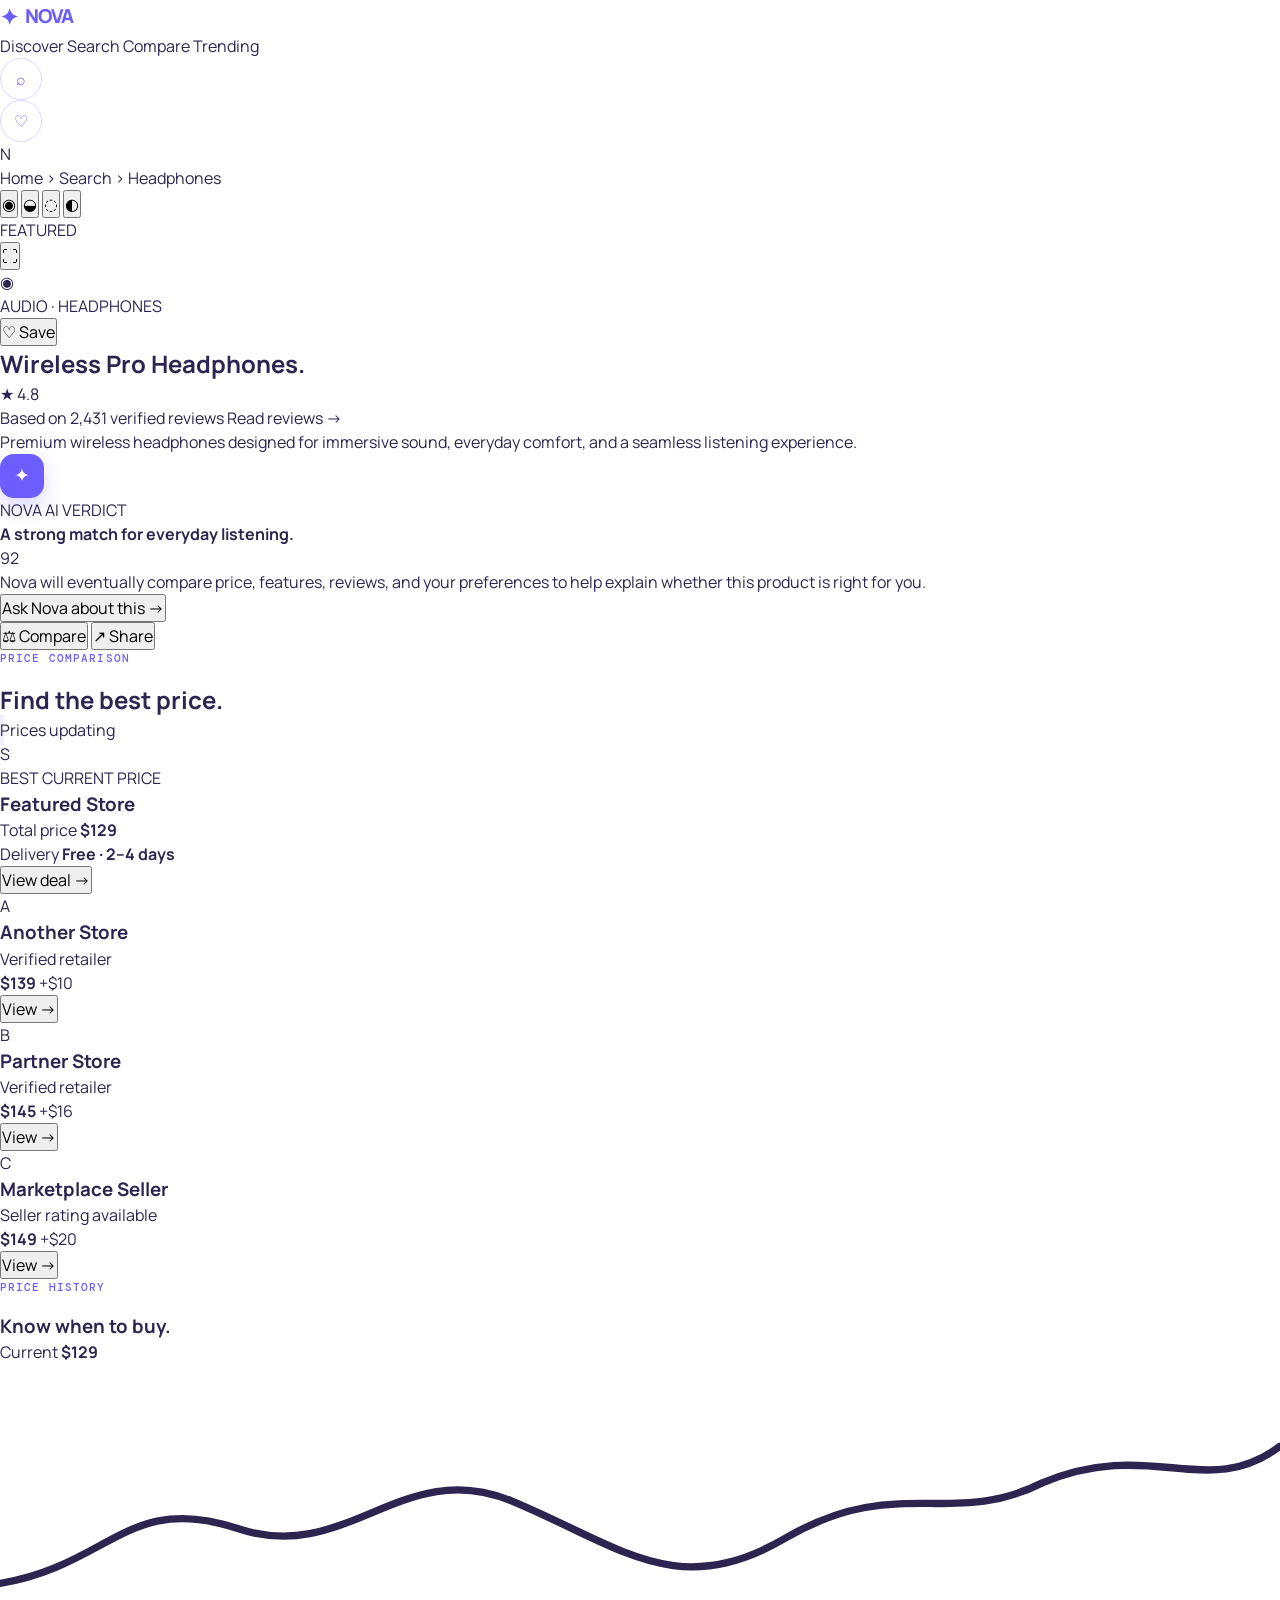
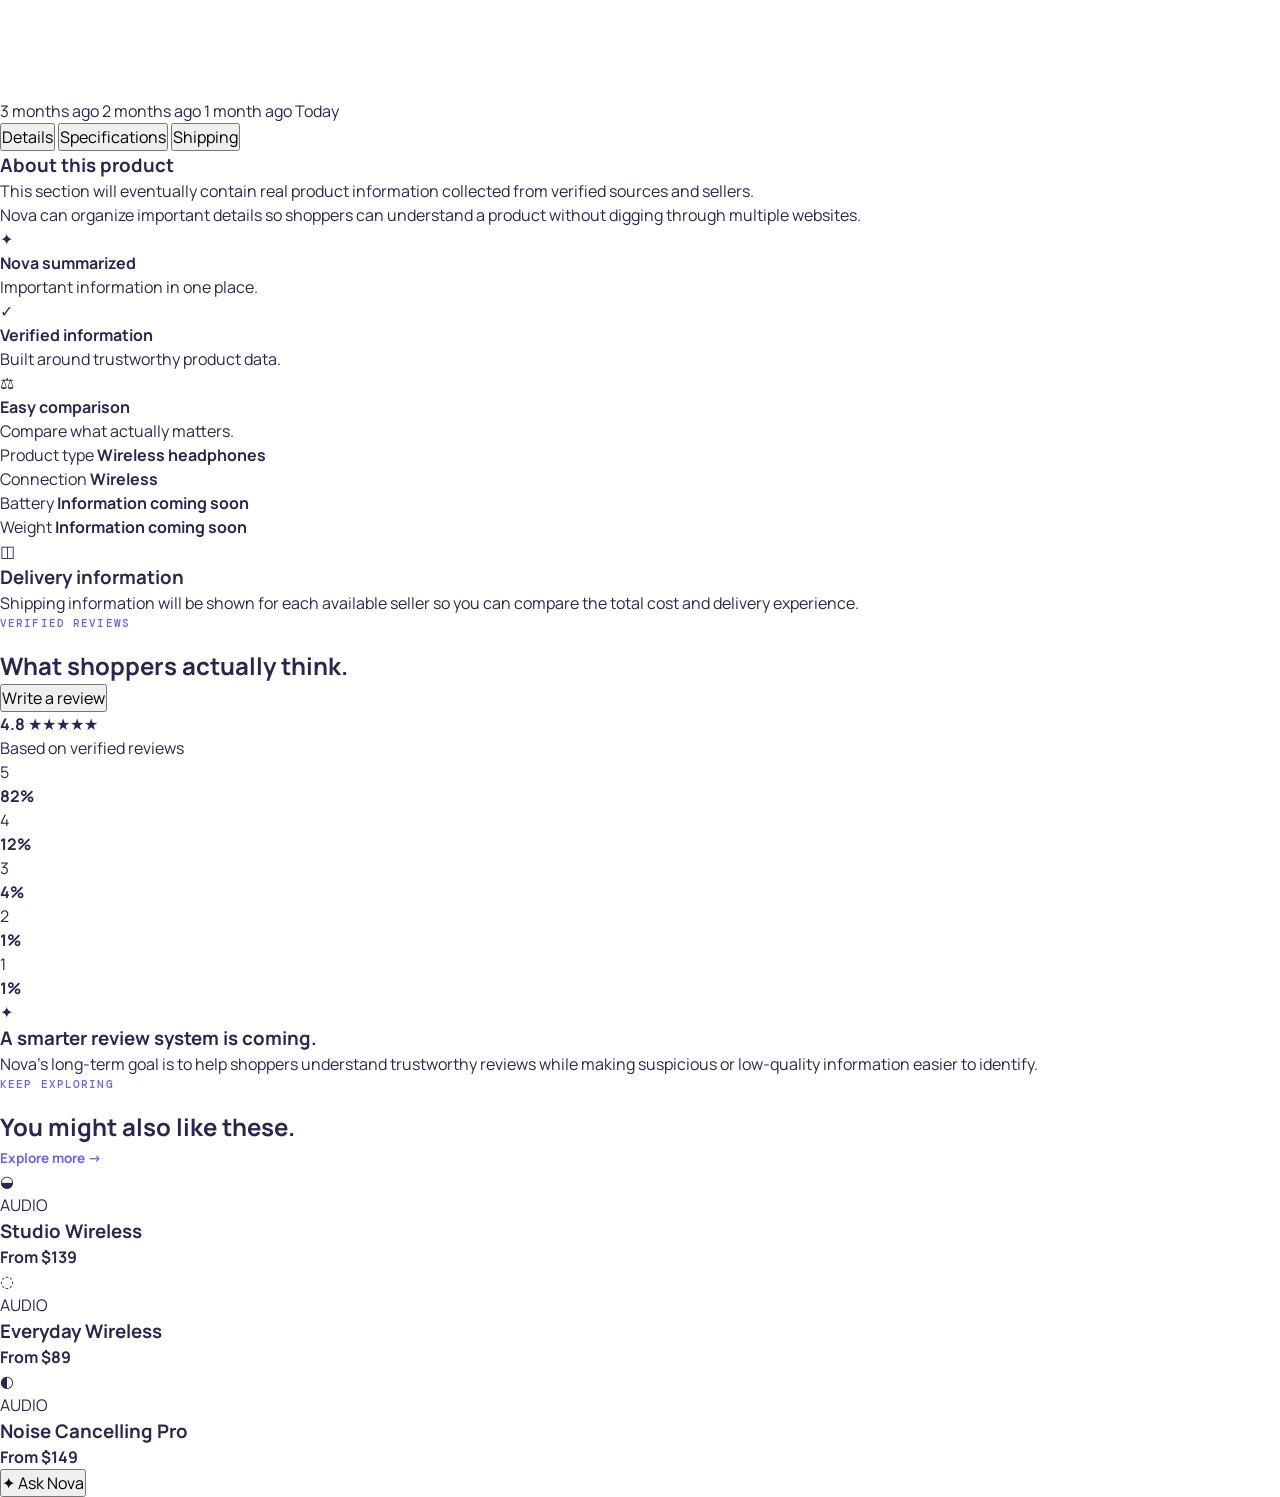
<file: product.html>
<!DOCTYPE html>
<html lang="en">
<head>
    <meta charset="UTF-8">
    <meta name="viewport" content="width=device-width, initial-scale=1.0">

    <title>Product | Nova</title>

    <link rel="stylesheet" href="../style.css">
</head>

<body class="product-page">


    <!-- FUTURISTIC BACKGROUND -->

    <div class="product-background">

        <div class="product-orb product-orb-one"></div>
        <div class="product-orb product-orb-two"></div>

        <div class="product-grid"></div>

    </div>


    <!-- NAVIGATION -->

    <header class="product-header">

        <a href="../index.html" class="logo">
            <span class="logo-symbol">✦</span>
            NOVA
        </a>


        <nav class="product-nav">

            <a href="discover.html">Discover</a>
            <a href="search.html">Search</a>
            <a href="compare.html">Compare</a>
            <a href="trending.html">Trending</a>

        </nav>


        <div class="product-header-actions">

            <a href="search.html" class="icon-button" aria-label="Search">
                ⌕
            </a>

            <button class="icon-button" aria-label="Saved products">
                ♡
            </button>

            <a href="account.html" class="profile-mini-button" aria-label="Your profile">
                N
            </a>

        </div>

    </header>


    <!-- MAIN -->

    <main class="product-main">


        <!-- BREADCRUMB -->

        <div class="product-breadcrumb">

            <a href="../index.html">Home</a>

            <span>›</span>

            <a href="search.html">Search</a>

            <span>›</span>

            <span>Headphones</span>

        </div>


        <!-- PRODUCT HERO -->

        <section class="product-hero">


            <!-- PRODUCT VISUAL -->

            <div class="product-gallery">

                <div class="gallery-thumbnails">

                    <button class="gallery-thumb active">
                        <span>◉</span>
                    </button>

                    <button class="gallery-thumb">
                        <span>◒</span>
                    </button>

                    <button class="gallery-thumb">
                        <span>◌</span>
                    </button>

                    <button class="gallery-thumb">
                        <span>◐</span>
                    </button>

                </div>


                <div class="main-product-image">

                    <div class="image-label">
                        FEATURED
                    </div>

                    <button class="expand-image-button">
                        ⛶
                    </button>

                    <div class="main-product-placeholder">
                        ◉
                    </div>

                    <div class="product-image-glow"></div>

                </div>

            </div>


            <!-- PRODUCT INFORMATION -->

            <div class="product-details">


                <div class="product-top-row">

                    <p class="product-category">
                        AUDIO · HEADPHONES
                    </p>

                    <button class="save-main-product">
                        ♡
                        <span>Save</span>
                    </button>

                </div>


                <h1>
                    Wireless Pro
                    <span>Headphones.</span>
                </h1>


                <div class="product-rating-large">

                    <div class="rating-score">
                        ★ 4.8
                    </div>

                    <span>
                        Based on 2,431 verified reviews
                    </span>

                    <a href="#reviews">
                        Read reviews →
                    </a>

                </div>


                <p class="product-summary">
                    Premium wireless headphones designed for immersive
                    sound, everyday comfort, and a seamless listening
                    experience.
                </p>


                <!-- NOVA VERDICT -->

                <div class="nova-verdict">

                    <div class="verdict-header">

                        <div class="verdict-nova">

                            <div class="nova-avatar small">
                                ✦
                            </div>

                            <div>

                                <p>
                                    NOVA AI VERDICT
                                </p>

                                <strong>
                                    A strong match for everyday listening.
                                </strong>

                            </div>

                        </div>

                        <span class="verdict-score">
                            92
                        </span>

                    </div>


                    <p>
                        Nova will eventually compare price, features,
                        reviews, and your preferences to help explain
                        whether this product is right for you.
                    </p>


                    <button class="ask-about-product">
                        Ask Nova about this
                        <span>→</span>
                    </button>

                </div>


                <!-- QUICK ACTIONS -->

                <div class="product-actions">

                    <button class="compare-product-button">
                        <span>⚖</span>
                        Compare
                    </button>

                    <button class="share-product-button">
                        <span>↗</span>
                        Share
                    </button>

                </div>


            </div>

        </section>


        <!-- PRICE SECTION -->

        <section class="price-section">


            <div class="section-heading-row">

                <div>

                    <p class="section-label">
                        PRICE COMPARISON
                    </p>

                    <h2>
                        Find the
                        <span>best price.</span>
                    </h2>

                </div>


                <div class="price-status">

                    <span class="status-indicator"></span>
                    Prices updating
                </div>

            </div>


            <!-- BEST PRICE CARD -->

            <div class="best-price-card">

                <div class="best-price-store">

                    <div class="store-logo">
                        S
                    </div>

                    <div>

                        <p>
                            BEST CURRENT PRICE
                        </p>

                        <h3>
                            Featured Store
                        </h3>

                    </div>

                </div>


                <div class="best-price-value">

                    <span>
                        Total price
                    </span>

                    <strong>
                        $129
                    </strong>

                </div>


                <div class="delivery-info">

                    <span>
                        Delivery
                    </span>

                    <strong>
                        Free · 2–4 days
                    </strong>

                </div>


                <button class="view-deal-button">
                    View deal
                    <span>→</span>
                </button>

            </div>


            <!-- OTHER PRICES -->

            <div class="other-prices">


                <article class="price-option">

                    <div class="price-store">

                        <div class="store-logo soft">
                            A
                        </div>

                        <div>

                            <h3>
                                Another Store
                            </h3>

                            <p>
                                Verified retailer
                            </p>

                        </div>

                    </div>


                    <div class="price-option-value">

                        <strong>
                            $139
                        </strong>

                        <span>
                            +$10
                        </span>

                    </div>


                    <button>
                        View →
                    </button>

                </article>


                <article class="price-option">

                    <div class="price-store">

                        <div class="store-logo soft">
                            B
                        </div>

                        <div>

                            <h3>
                                Partner Store
                            </h3>

                            <p>
                                Verified retailer
                            </p>

                        </div>

                    </div>


                    <div class="price-option-value">

                        <strong>
                            $145
                        </strong>

                        <span>
                            +$16
                        </span>

                    </div>


                    <button>
                        View →
                    </button>

                </article>


                <article class="price-option">

                    <div class="price-store">

                        <div class="store-logo soft">
                            C
                        </div>

                        <div>

                            <h3>
                                Marketplace Seller
                            </h3>

                            <p>
                                Seller rating available
                            </p>

                        </div>

                    </div>


                    <div class="price-option-value">

                        <strong>
                            $149
                        </strong>

                        <span>
                            +$20
                        </span>

                    </div>


                    <button>
                        View →
                    </button>

                </article>

            </div>


            <!-- PRICE HISTORY -->

            <div class="price-history-card">

                <div class="price-history-header">

                    <div>

                        <p class="section-label">
                            PRICE HISTORY
                        </p>

                        <h3>
                            Know when to buy.
                        </h3>

                    </div>

                    <div class="history-price">

                        <span>
                            Current
                        </span>

                        <strong>
                            $129
                        </strong>

                    </div>

                </div>


                <div class="chart-area">

                    <div class="chart-grid-lines"></div>

                    <svg viewBox="0 0 700 180" preserveAspectRatio="none">

                        <path
                            d="M0,120 C60,110 70,70 130,90 C190,110 220,50 280,75 C340,100 370,130 430,95 C490,60 520,90 570,65 C630,40 660,75 700,45"
                            fill="none"
                            stroke="currentColor"
                            stroke-width="4"
                            stroke-linecap="round"
                        />

                    </svg>

                </div>


                <div class="chart-labels">

                    <span>3 months ago</span>
                    <span>2 months ago</span>
                    <span>1 month ago</span>
                    <span>Today</span>

                </div>

            </div>


        </section>


        <!-- PRODUCT DETAILS -->

        <section class="product-info-section">


            <div class="info-tabs">

                <button class="info-tab active" data-product-tab="details">
                    Details
                </button>

                <button class="info-tab" data-product-tab="specs">
                    Specifications
                </button>

                <button class="info-tab" data-product-tab="shipping">
                    Shipping
                </button>

            </div>


            <div class="info-tab-content active" id="details">

                <div class="details-grid">

                    <div>

                        <h3>
                            About this product
                        </h3>

                        <p>
                            This section will eventually contain real product
                            information collected from verified sources and
                            sellers.
                        </p>

                        <p>
                            Nova can organize important details so shoppers
                            can understand a product without digging through
                            multiple websites.
                        </p>

                    </div>


                    <div class="product-highlights">

                        <div>

                            <span>✦</span>

                            <div>

                                <strong>
                                    Nova summarized
                                </strong>

                                <p>
                                    Important information in one place.
                                </p>

                            </div>

                        </div>


                        <div>

                            <span>✓</span>

                            <div>

                                <strong>
                                    Verified information
                                </strong>

                                <p>
                                    Built around trustworthy product data.
                                </p>

                            </div>

                        </div>


                        <div>

                            <span>⚖</span>

                            <div>

                                <strong>
                                    Easy comparison
                                </strong>

                                <p>
                                    Compare what actually matters.
                                </p>

                            </div>

                        </div>

                    </div>

                </div>

            </div>


            <div class="info-tab-content" id="specs">

                <div class="specifications-list">

                    <div class="spec-row">
                        <span>Product type</span>
                        <strong>Wireless headphones</strong>
                    </div>

                    <div class="spec-row">
                        <span>Connection</span>
                        <strong>Wireless</strong>
                    </div>

                    <div class="spec-row">
                        <span>Battery</span>
                        <strong>Information coming soon</strong>
                    </div>

                    <div class="spec-row">
                        <span>Weight</span>
                        <strong>Information coming soon</strong>
                    </div>

                </div>

            </div>


            <div class="info-tab-content" id="shipping">

                <div class="shipping-content">

                    <div class="shipping-icon">
                        ◫
                    </div>

                    <div>

                        <h3>
                            Delivery information
                        </h3>

                        <p>
                            Shipping information will be shown for each
                            available seller so you can compare the total
                            cost and delivery experience.
                        </p>

                    </div>

                </div>

            </div>


        </section>


        <!-- REVIEWS -->

        <section class="reviews-section" id="reviews">


            <div class="reviews-heading">

                <div>

                    <p class="section-label">
                        VERIFIED REVIEWS
                    </p>

                    <h2>
                        What shoppers
                        <span>actually think.</span>
                    </h2>

                </div>


                <button class="write-review-button">
                    Write a review
                </button>

            </div>


            <div class="reviews-overview">


                <div class="review-score">

                    <strong>
                        4.8
                    </strong>

                    <span>
                        ★★★★★
                    </span>

                    <p>
                        Based on verified reviews
                    </p>

                </div>


                <div class="rating-bars">

                    <div>

                        <span>5</span>

                        <div class="rating-bar">
                            <span style="width: 82%;"></span>
                        </div>

                        <strong>82%</strong>

                    </div>

                    <div>

                        <span>4</span>

                        <div class="rating-bar">
                            <span style="width: 12%;"></span>
                        </div>

                        <strong>12%</strong>

                    </div>

                    <div>

                        <span>3</span>

                        <div class="rating-bar">
                            <span style="width: 4%;"></span>
                        </div>

                        <strong>4%</strong>

                    </div>

                    <div>

                        <span>2</span>

                        <div class="rating-bar">
                            <span style="width: 1%;"></span>
                        </div>

                        <strong>1%</strong>

                    </div>

                    <div>

                        <span>1</span>

                        <div class="rating-bar">
                            <span style="width: 1%;"></span>
                        </div>

                        <strong>1%</strong>

                    </div>

                </div>

            </div>


            <!-- REVIEW PLACEHOLDER -->

            <div class="reviews-placeholder">

                <div class="review-placeholder-icon">
                    ✦
                </div>

                <div>

                    <h3>
                        A smarter review system is coming.
                    </h3>

                    <p>
                        Nova's long-term goal is to help shoppers understand
                        trustworthy reviews while making suspicious or
                        low-quality information easier to identify.
                    </p>

                </div>

            </div>


        </section>


        <!-- RELATED PRODUCTS -->

        <section class="related-products-section">

            <div class="related-heading">

                <div>

                    <p class="section-label">
                        KEEP EXPLORING
                    </p>

                    <h2>
                        You might also
                        <span>like these.</span>
                    </h2>

                </div>


                <a href="search.html" class="text-button">
                    Explore more →
                </a>

            </div>


            <div class="related-products-grid">


                <article class="related-product-card">

                    <div class="related-image related-image-one">
                        ◒
                    </div>

                    <div>

                        <p>
                            AUDIO
                        </p>

                        <h3>
                            Studio Wireless
                        </h3>

                        <strong>
                            From $139
                        </strong>

                    </div>

                </article>


                <article class="related-product-card">

                    <div class="related-image related-image-two">
                        ◌
                    </div>

                    <div>

                        <p>
                            AUDIO
                        </p>

                        <h3>
                            Everyday Wireless
                        </h3>

                        <strong>
                            From $89
                        </strong>

                    </div>

                </article>


                <article class="related-product-card">

                    <div class="related-image related-image-three">
                        ◐
                    </div>

                    <div>

                        <p>
                            AUDIO
                        </p>

                        <h3>
                            Noise Cancelling Pro
                        </h3>

                        <strong>
                            From $149
                        </strong>

                    </div>

                </article>


            </div>

        </section>


    </main>


    <!-- FLOATING NOVA BUTTON -->

    <button class="floating-nova-button" id="floatingNova">

        <span class="floating-nova-icon">
            ✦
        </span>

        <span>
            Ask Nova
        </span>

    </button>


    <script src="../script.js"></script>

</body>
</html>
</file>
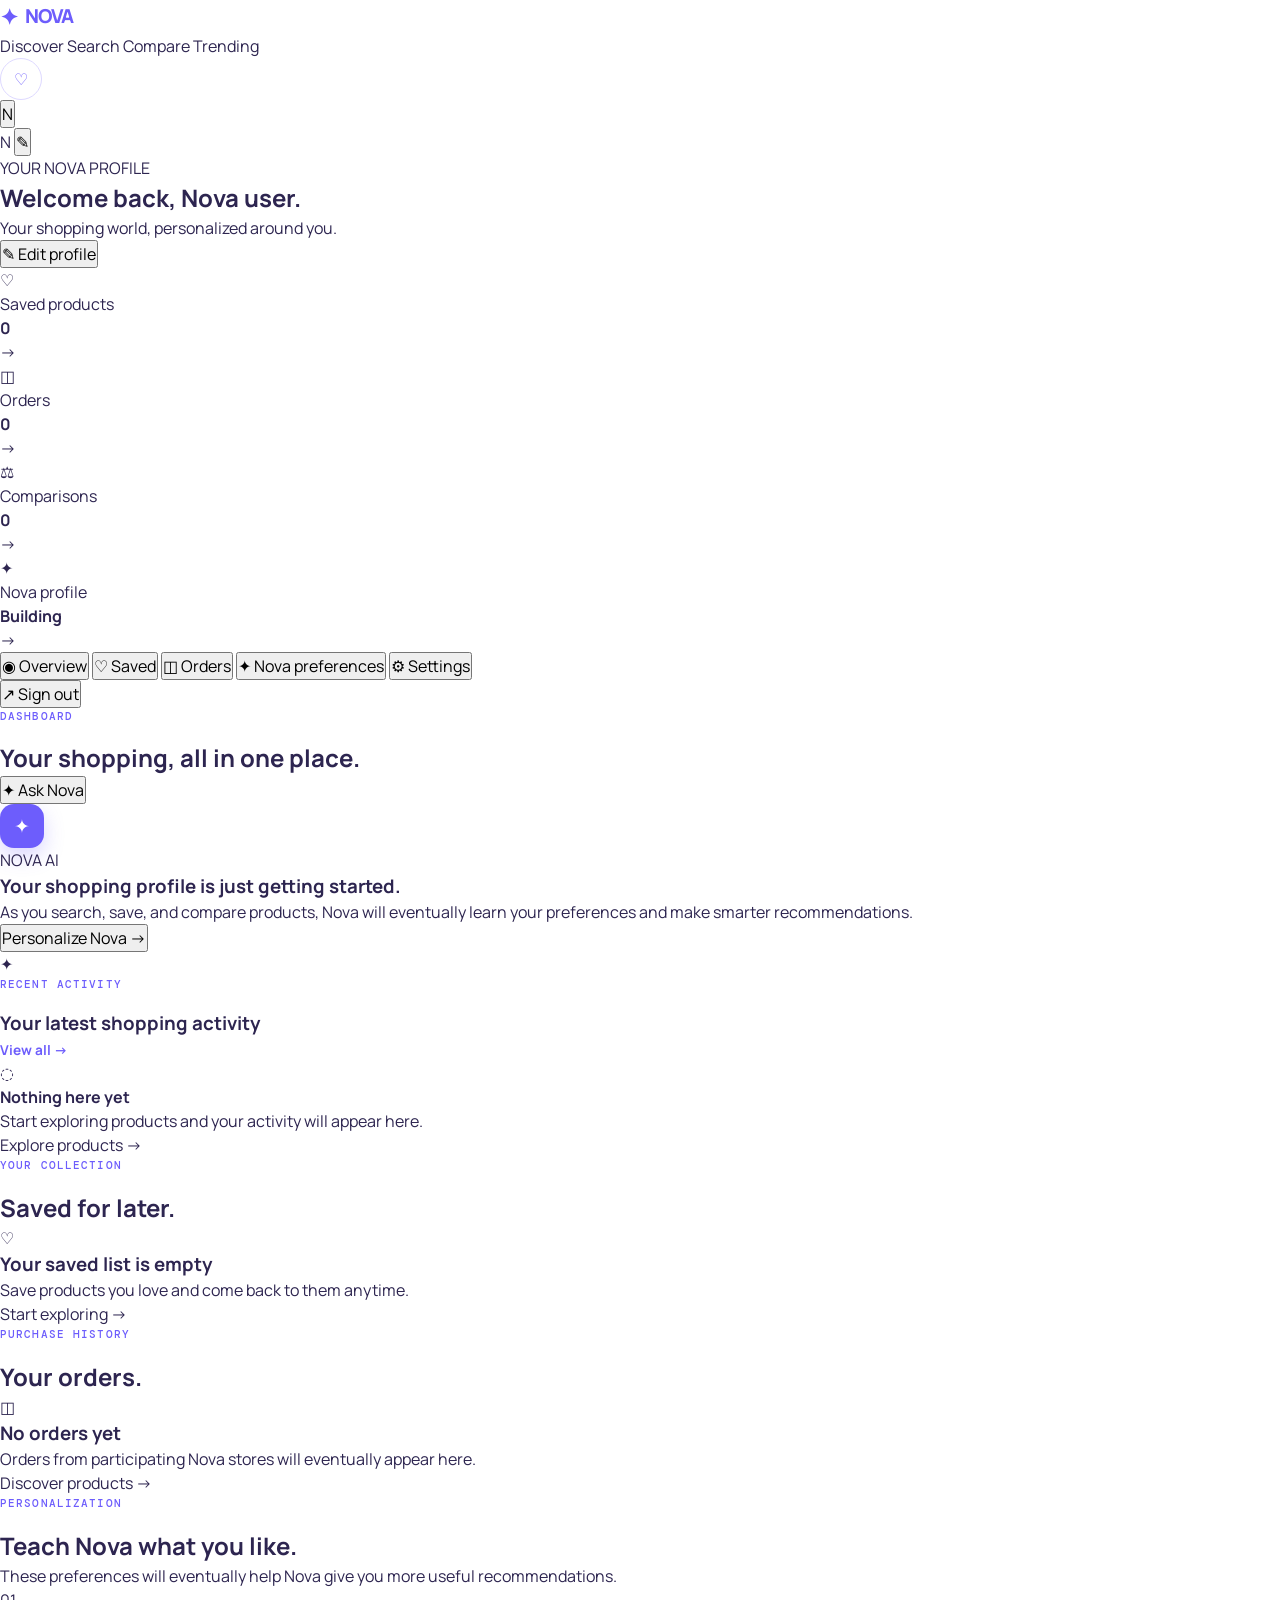
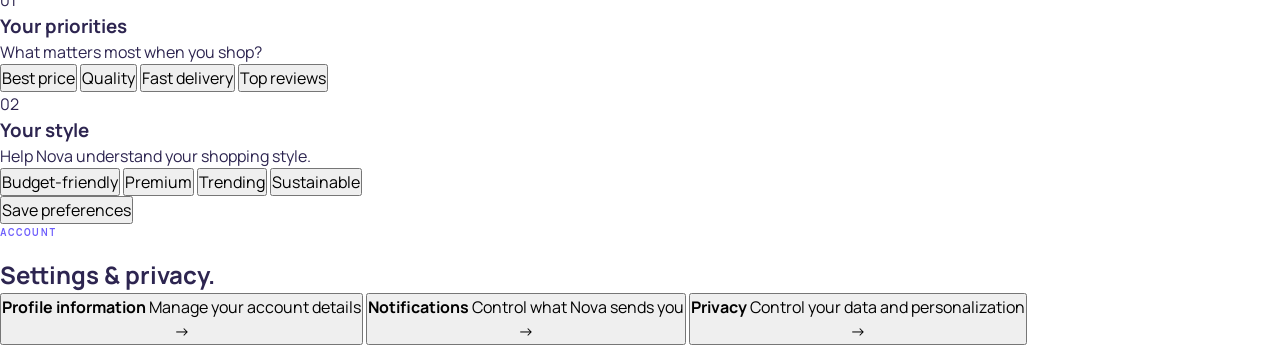
<file: profile.html>
<!DOCTYPE html>
<html lang="en">
<head>
    <meta charset="UTF-8">
    <meta name="viewport" content="width=device-width, initial-scale=1.0">

    <title>My Profile | Nova</title>

    <link rel="stylesheet" href="../style.css">
</head>

<body class="account-page">


    <!-- FUTURISTIC BACKGROUND -->

    <div class="account-background">

        <div class="account-orb account-orb-one"></div>
        <div class="account-orb account-orb-two"></div>

        <div class="account-grid"></div>

    </div>


    <!-- NAVIGATION -->

    <header class="account-header">

        <a href="../index.html" class="logo">
            <span class="logo-symbol">✦</span>
            NOVA
        </a>


        <nav class="account-nav">

            <a href="discover.html">Discover</a>
            <a href="search.html">Search</a>
            <a href="compare.html">Compare</a>
            <a href="trending.html">Trending</a>

        </nav>


        <div class="account-header-actions">

            <button class="icon-button" aria-label="Saved products">
                ♡
            </button>

            <button class="profile-mini-button" aria-label="Your profile">
                N
            </button>

        </div>

    </header>


    <!-- MAIN -->

    <main class="account-main">


        <!-- PROFILE HERO -->

        <section class="profile-hero">

            <div class="profile-hero-content">

                <div class="profile-avatar">

                    <span>N</span>

                    <button class="edit-avatar-button">
                        ✎
                    </button>

                </div>


                <div class="profile-info">

                    <p class="profile-label">
                        YOUR NOVA PROFILE
                    </p>

                    <h1>
                        Welcome back,
                        <span>Nova user.</span>
                    </h1>

                    <p class="profile-description">
                        Your shopping world, personalized around you.
                    </p>

                </div>

            </div>


            <button class="edit-profile-button">
                <span>✎</span>
                Edit profile
            </button>

        </section>


        <!-- ACCOUNT OVERVIEW -->

        <section class="account-overview">


            <article class="overview-card">

                <div class="overview-icon">
                    ♡
                </div>

                <div>

                    <p>Saved products</p>

                    <strong id="savedCount">
                        0
                    </strong>

                </div>

                <span class="overview-arrow">
                    →
                </span>

            </article>


            <article class="overview-card">

                <div class="overview-icon">
                    ◫
                </div>

                <div>

                    <p>Orders</p>

                    <strong id="ordersCount">
                        0
                    </strong>

                </div>

                <span class="overview-arrow">
                    →
                </span>

            </article>


            <article class="overview-card">

                <div class="overview-icon">
                    ⚖
                </div>

                <div>

                    <p>Comparisons</p>

                    <strong id="comparisonsCount">
                        0
                    </strong>

                </div>

                <span class="overview-arrow">
                    →
                </span>

            </article>


            <article class="overview-card nova-score-card">

                <div class="overview-icon">
                    ✦
                </div>

                <div>

                    <p>Nova profile</p>

                    <strong>
                        Building
                    </strong>

                </div>

                <span class="overview-arrow">
                    →
                </span>

            </article>


        </section>


        <!-- DASHBOARD -->

        <section class="account-dashboard">


            <!-- SIDEBAR -->

            <aside class="account-sidebar">


                <button class="account-tab active" data-tab="overview">

                    <span class="tab-icon">◉</span>
                    Overview

                </button>


                <button class="account-tab" data-tab="saved">

                    <span class="tab-icon">♡</span>
                    Saved

                </button>


                <button class="account-tab" data-tab="orders">

                    <span class="tab-icon">◫</span>
                    Orders

                </button>


                <button class="account-tab" data-tab="preferences">

                    <span class="tab-icon">✦</span>
                    Nova preferences

                </button>


                <button class="account-tab" data-tab="settings">

                    <span class="tab-icon">⚙</span>
                    Settings

                </button>


                <div class="sidebar-bottom">

                    <button class="sign-out-button">
                        <span>↗</span>
                        Sign out
                    </button>

                </div>


            </aside>


            <!-- CONTENT -->

            <div class="account-content">


                <!-- OVERVIEW TAB -->

                <div class="account-tab-content active" id="overview">


                    <div class="content-heading">

                        <div>

                            <p class="section-label">
                                DASHBOARD
                            </p>

                            <h2>
                                Your shopping,
                                <span>all in one place.</span>
                            </h2>

                        </div>


                        <button class="small-nova-button">
                            ✦ Ask Nova
                        </button>

                    </div>


                    <!-- NOVA INSIGHT CARD -->

                    <div class="profile-nova-card">

                        <div class="profile-nova-glow"></div>


                        <div class="profile-nova-content">

                            <div class="nova-card-header">

                                <div class="nova-avatar small">
                                    ✦
                                </div>

                                <div>

                                    <p>NOVA AI</p>

                                    <h3>
                                        Your shopping profile is just getting started.
                                    </h3>

                                </div>

                            </div>


                            <p class="nova-card-description">
                                As you search, save, and compare products,
                                Nova will eventually learn your preferences
                                and make smarter recommendations.
                            </p>


                            <button class="teach-nova-button">
                                Personalize Nova
                                <span>→</span>
                            </button>

                        </div>


                        <div class="profile-nova-visual">

                            <div class="visual-ring ring-one"></div>
                            <div class="visual-ring ring-two"></div>

                            <div class="visual-core">
                                ✦
                            </div>

                        </div>


                    </div>


                    <!-- RECENT ACTIVITY -->

                    <div class="activity-section">

                        <div class="subsection-heading">

                            <div>

                                <p class="section-label">
                                    RECENT ACTIVITY
                                </p>

                                <h3>
                                    Your latest shopping activity
                                </h3>

                            </div>

                            <button class="text-button">
                                View all →
                            </button>

                        </div>


                        <div class="empty-activity">

                            <div class="empty-icon">
                                ◌
                            </div>

                            <h4>
                                Nothing here yet
                            </h4>

                            <p>
                                Start exploring products and your activity
                                will appear here.
                            </p>

                            <a href="search.html" class="explore-button">
                                Explore products
                                <span>→</span>
                            </a>

                        </div>

                    </div>


                </div>


                <!-- SAVED TAB -->

                <div class="account-tab-content" id="saved">

                    <div class="content-heading">

                        <div>

                            <p class="section-label">
                                YOUR COLLECTION
                            </p>

                            <h2>
                                Saved
                                <span>for later.</span>
                            </h2>

                        </div>

                    </div>


                    <div class="empty-state">

                        <div class="empty-icon">
                            ♡
                        </div>

                        <h3>
                            Your saved list is empty
                        </h3>

                        <p>
                            Save products you love and come back to them
                            anytime.
                        </p>

                        <a href="search.html" class="explore-button">
                            Start exploring
                            <span>→</span>
                        </a>

                    </div>

                </div>


                <!-- ORDERS TAB -->

                <div class="account-tab-content" id="orders">

                    <div class="content-heading">

                        <div>

                            <p class="section-label">
                                PURCHASE HISTORY
                            </p>

                            <h2>
                                Your
                                <span>orders.</span>
                            </h2>

                        </div>

                    </div>


                    <div class="empty-state">

                        <div class="empty-icon">
                            ◫
                        </div>

                        <h3>
                            No orders yet
                        </h3>

                        <p>
                            Orders from participating Nova stores will
                            eventually appear here.
                        </p>

                        <a href="search.html" class="explore-button">
                            Discover products
                            <span>→</span>
                        </a>

                    </div>

                </div>


                <!-- NOVA PREFERENCES TAB -->

                <div class="account-tab-content" id="preferences">

                    <div class="content-heading">

                        <div>

                            <p class="section-label">
                                PERSONALIZATION
                            </p>

                            <h2>
                                Teach Nova
                                <span>what you like.</span>
                            </h2>

                            <p class="content-description">
                                These preferences will eventually help Nova
                                give you more useful recommendations.
                            </p>

                        </div>

                    </div>


                    <div class="preferences-grid">


                        <div class="preference-card">

                            <div class="preference-number">
                                01
                            </div>

                            <h3>
                                Your priorities
                            </h3>

                            <p>
                                What matters most when you shop?
                            </p>


                            <div class="preference-options">

                                <button class="preference-option">
                                    Best price
                                </button>

                                <button class="preference-option">
                                    Quality
                                </button>

                                <button class="preference-option">
                                    Fast delivery
                                </button>

                                <button class="preference-option">
                                    Top reviews
                                </button>

                            </div>

                        </div>


                        <div class="preference-card">

                            <div class="preference-number">
                                02
                            </div>

                            <h3>
                                Your style
                            </h3>

                            <p>
                                Help Nova understand your shopping style.
                            </p>


                            <div class="preference-options">

                                <button class="preference-option">
                                    Budget-friendly
                                </button>

                                <button class="preference-option">
                                    Premium
                                </button>

                                <button class="preference-option">
                                    Trending
                                </button>

                                <button class="preference-option">
                                    Sustainable
                                </button>

                            </div>

                        </div>


                    </div>


                    <button class="save-preferences-button">
                        Save preferences
                    </button>


                </div>


                <!-- SETTINGS TAB -->

                <div class="account-tab-content" id="settings">

                    <div class="content-heading">

                        <div>

                            <p class="section-label">
                                ACCOUNT
                            </p>

                            <h2>
                                Settings &
                                <span>privacy.</span>
                            </h2>

                        </div>

                    </div>


                    <div class="settings-list">


                        <button class="settings-item">

                            <div>

                                <strong>
                                    Profile information
                                </strong>

                                <span>
                                    Manage your account details
                                </span>

                            </div>

                            <span>→</span>

                        </button>


                        <button class="settings-item">

                            <div>

                                <strong>
                                    Notifications
                                </strong>

                                <span>
                                    Control what Nova sends you
                                </span>

                            </div>

                            <span>→</span>

                        </button>


                        <button class="settings-item">

                            <div>

                                <strong>
                                    Privacy
                                </strong>

                                <span>
                                    Control your data and personalization
                                </span>

                            </div>

                            <span>→</span>

                        </button>


                    </div>


                </div>


            </div>

        </section>


    </main>


    <script src="../script.js"></script>

</body>
</html>
</file>
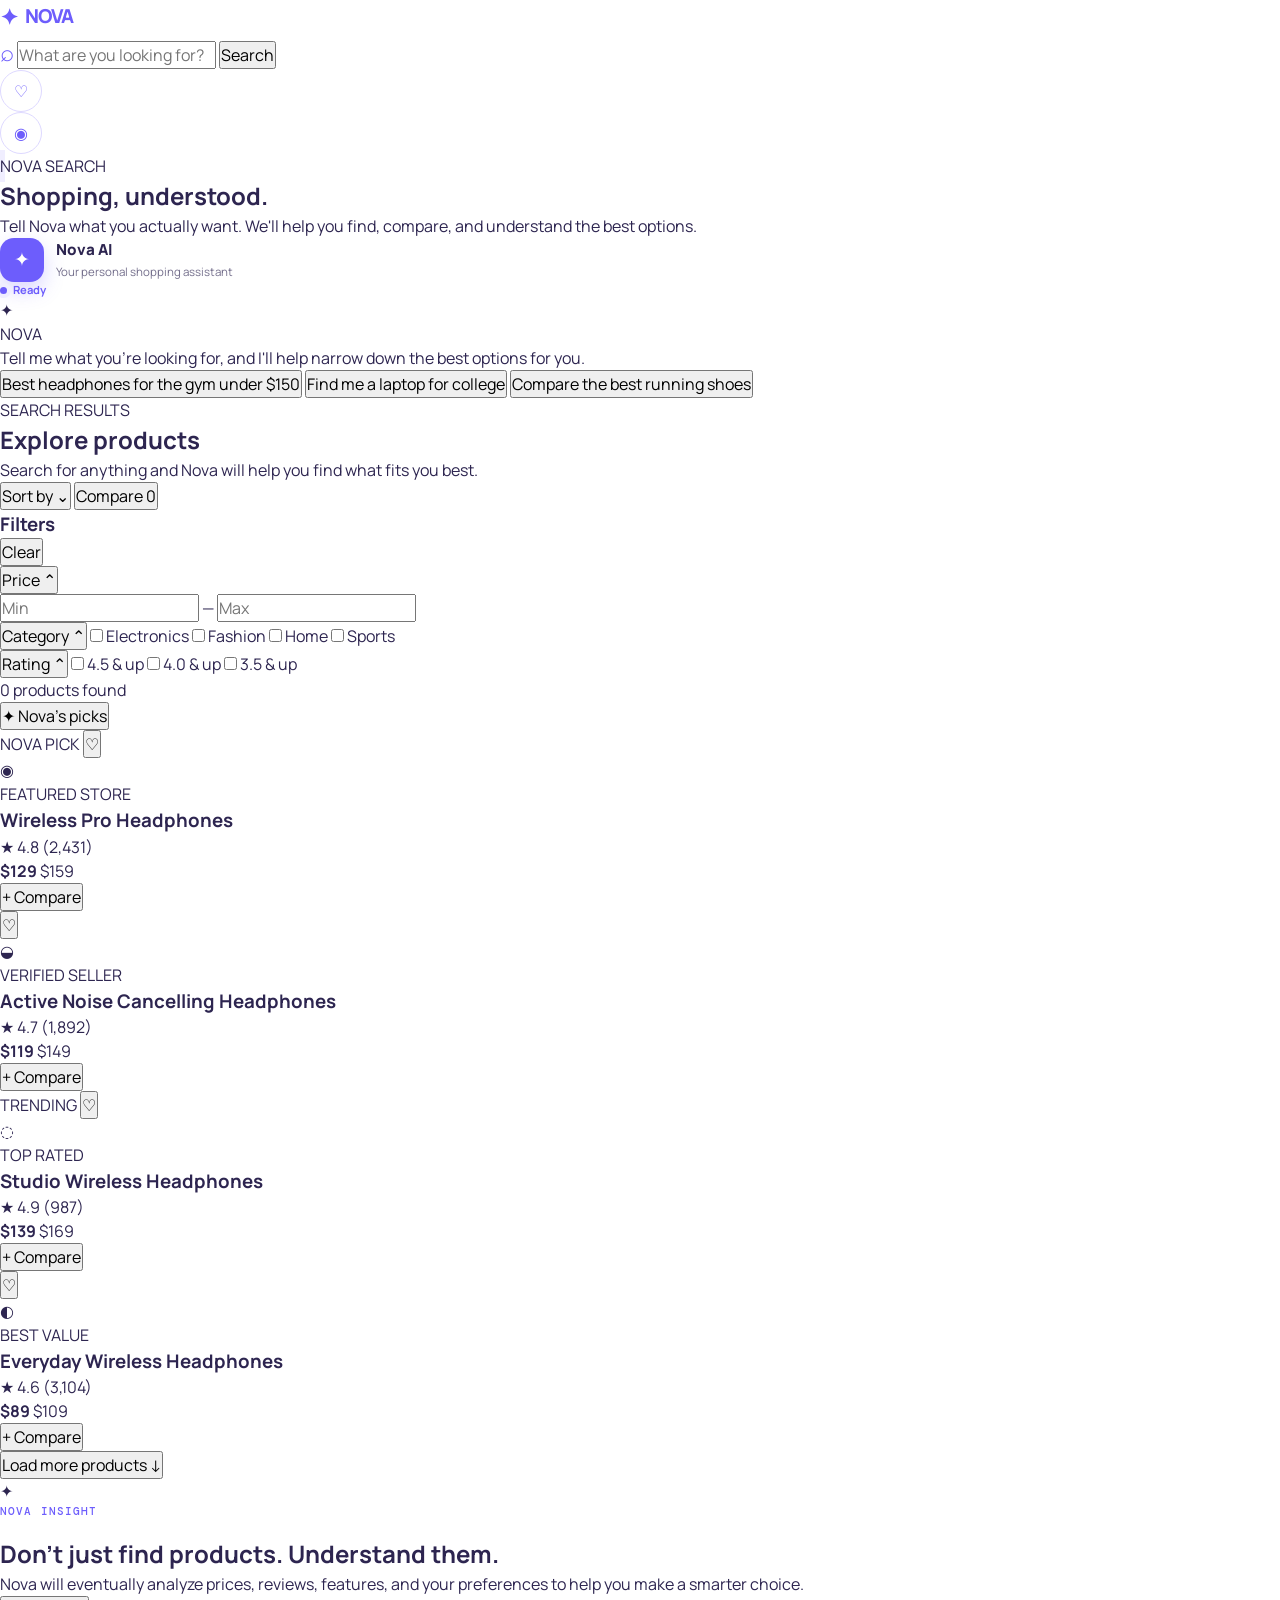
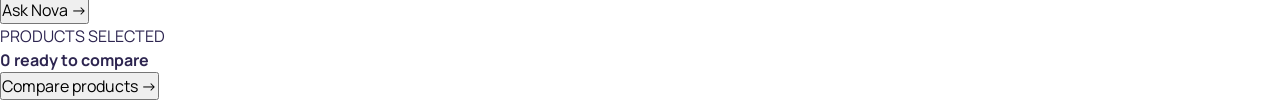
<file: search.html>
<!DOCTYPE html>
<html lang="en">
<head>
    <meta charset="UTF-8">
    <meta name="viewport" content="width=device-width, initial-scale=1.0">

    <title>Search | Nova</title>

    <link rel="stylesheet" href="../style.css">
</head>

<body class="search-page">

    <div class="search-background">
        <div class="search-orb orb-one"></div>
        <div class="search-orb orb-two"></div>
        <div class="search-grid"></div>
    </div>


    <!-- NAVIGATION -->

    <header class="search-header">

        <a href="../index.html" class="logo">
            <span class="logo-symbol">✦</span>
            NOVA
        </a>

        <div class="search-header-bar">

            <span class="search-symbol">⌕</span>

            <input
                type="text"
                id="searchInput"
                placeholder="What are you looking for?"
            >

            <button id="searchButton">
                Search
            </button>

        </div>

        <div class="search-header-actions">

            <button class="icon-button" aria-label="Saved products">
                ♡
            </button>

            <button class="icon-button" aria-label="Account">
                ◉
            </button>

        </div>

    </header>


    <!-- MAIN SEARCH AREA -->

    <main class="search-main">


        <!-- SEARCH INTRO -->

        <section class="search-intro">

            <div class="search-label">
                <span class="label-dot"></span>
                NOVA SEARCH
            </div>

            <h1>
                Shopping,
                <span>understood.</span>
            </h1>

            <p>
                Tell Nova what you actually want. We'll help you find,
                compare, and understand the best options.
            </p>

        </section>


        <!-- AI SEARCH PANEL -->

        <section class="ai-search-panel" id="aiSearchPanel">

            <div class="ai-search-header">

                <div class="nova-identity">

                    <div class="nova-avatar">
                        ✦
                    </div>

                    <div>
                        <h2>Nova AI</h2>
                        <p>Your personal shopping assistant</p>
                    </div>

                </div>

                <div class="nova-status">
                    <span class="status-indicator"></span>
                    Ready
                </div>

            </div>


            <div class="ai-search-content">

                <div class="ai-search-message">

                    <div class="ai-message-icon">
                        ✦
                    </div>

                    <div>

                        <p class="ai-message-name">
                            NOVA
                        </p>

                        <p id="aiResponse">
                            Tell me what you're looking for, and I'll help
                            narrow down the best options for you.
                        </p>

                    </div>

                </div>


                <div class="search-suggestions">

                    <button class="search-suggestion">
                        Best headphones for the gym under $150
                    </button>

                    <button class="search-suggestion">
                        Find me a laptop for college
                    </button>

                    <button class="search-suggestion">
                        Compare the best running shoes
                    </button>

                </div>

            </div>

        </section>


        <!-- RESULTS AREA -->

        <section class="results-section">


            <!-- RESULTS HEADER -->

            <div class="results-top">

                <div>

                    <p class="results-label">
                        SEARCH RESULTS
                    </p>

                    <h2 id="resultsTitle">
                        Explore products
                    </h2>

                    <p class="results-description" id="resultsDescription">
                        Search for anything and Nova will help you find
                        what fits you best.
                    </p>

                </div>


                <div class="results-actions">

                    <button class="sort-button">
                        Sort by
                        <span>⌄</span>
                    </button>

                    <button class="compare-selected-button">
                        Compare
                        <span id="compareCount">0</span>
                    </button>

                </div>

            </div>


            <!-- RESULTS LAYOUT -->

            <div class="results-layout">


                <!-- FILTERS -->

                <aside class="filters-panel">

                    <div class="filters-header">

                        <h3>Filters</h3>

                        <button id="clearFilters">
                            Clear
                        </button>

                    </div>


                    <div class="filter-group">

                        <button class="filter-title">
                            Price
                            <span>⌃</span>
                        </button>

                        <div class="price-inputs">

                            <input
                                type="number"
                                placeholder="Min"
                            >

                            <span>—</span>

                            <input
                                type="number"
                                placeholder="Max"
                            >

                        </div>

                    </div>


                    <div class="filter-group">

                        <button class="filter-title">
                            Category
                            <span>⌃</span>
                        </button>

                        <label class="filter-option">
                            <input type="checkbox">
                            <span class="custom-checkbox"></span>
                            Electronics
                        </label>

                        <label class="filter-option">
                            <input type="checkbox">
                            <span class="custom-checkbox"></span>
                            Fashion
                        </label>

                        <label class="filter-option">
                            <input type="checkbox">
                            <span class="custom-checkbox"></span>
                            Home
                        </label>

                        <label class="filter-option">
                            <input type="checkbox">
                            <span class="custom-checkbox"></span>
                            Sports
                        </label>

                    </div>


                    <div class="filter-group">

                        <button class="filter-title">
                            Rating
                            <span>⌃</span>
                        </button>

                        <label class="filter-option">
                            <input type="checkbox">
                            <span class="custom-checkbox"></span>
                            4.5 & up
                        </label>

                        <label class="filter-option">
                            <input type="checkbox">
                            <span class="custom-checkbox"></span>
                            4.0 & up
                        </label>

                        <label class="filter-option">
                            <input type="checkbox">
                            <span class="custom-checkbox"></span>
                            3.5 & up
                        </label>

                    </div>

                </aside>


                <!-- PRODUCT RESULTS -->

                <div class="products-area">

                    <div class="products-status">

                        <p>
                            <span id="productCount">0</span>
                            products found
                        </p>

                        <button class="ai-view-button">
                            ✦ Nova's picks
                        </button>

                    </div>


                    <div class="products-grid" id="productsGrid">


                        <!-- PRODUCT CARD 1 -->

                        <article class="product-card">

                            <div class="product-image product-image-one">

                                <span class="product-badge">
                                    NOVA PICK
                                </span>

                                <button class="save-product">
                                    ♡
                                </button>

                                <div class="product-placeholder">
                                    ◉
                                </div>

                            </div>


                            <div class="product-info">

                                <p class="product-store">
                                    FEATURED STORE
                                </p>

                                <h3>
                                    Wireless Pro Headphones
                                </h3>

                                <div class="product-rating">
                                    ★ 4.8
                                    <span>(2,431)</span>
                                </div>

                                <div class="product-price-row">

                                    <div>
                                        <strong>$129</strong>
                                        <span>$159</span>
                                    </div>

                                    <button class="add-compare">
                                        + Compare
                                    </button>

                                </div>

                            </div>

                        </article>


                        <!-- PRODUCT CARD 2 -->

                        <article class="product-card">

                            <div class="product-image product-image-two">

                                <button class="save-product">
                                    ♡
                                </button>

                                <div class="product-placeholder">
                                    ◒
                                </div>

                            </div>


                            <div class="product-info">

                                <p class="product-store">
                                    VERIFIED SELLER
                                </p>

                                <h3>
                                    Active Noise Cancelling Headphones
                                </h3>

                                <div class="product-rating">
                                    ★ 4.7
                                    <span>(1,892)</span>
                                </div>

                                <div class="product-price-row">

                                    <div>
                                        <strong>$119</strong>
                                        <span>$149</span>
                                    </div>

                                    <button class="add-compare">
                                        + Compare
                                    </button>

                                </div>

                            </div>

                        </article>


                        <!-- PRODUCT CARD 3 -->

                        <article class="product-card">

                            <div class="product-image product-image-three">

                                <span class="product-badge">
                                    TRENDING
                                </span>

                                <button class="save-product">
                                    ♡
                                </button>

                                <div class="product-placeholder">
                                    ◌
                                </div>

                            </div>


                            <div class="product-info">

                                <p class="product-store">
                                    TOP RATED
                                </p>

                                <h3>
                                    Studio Wireless Headphones
                                </h3>

                                <div class="product-rating">
                                    ★ 4.9
                                    <span>(987)</span>
                                </div>

                                <div class="product-price-row">

                                    <div>
                                        <strong>$139</strong>
                                        <span>$169</span>
                                    </div>

                                    <button class="add-compare">
                                        + Compare
                                    </button>

                                </div>

                            </div>

                        </article>


                        <!-- PRODUCT CARD 4 -->

                        <article class="product-card">

                            <div class="product-image product-image-four">

                                <button class="save-product">
                                    ♡
                                </button>

                                <div class="product-placeholder">
                                    ◐
                                </div>

                            </div>


                            <div class="product-info">

                                <p class="product-store">
                                    BEST VALUE
                                </p>

                                <h3>
                                    Everyday Wireless Headphones
                                </h3>

                                <div class="product-rating">
                                    ★ 4.6
                                    <span>(3,104)</span>
                                </div>

                                <div class="product-price-row">

                                    <div>
                                        <strong>$89</strong>
                                        <span>$109</span>
                                    </div>

                                    <button class="add-compare">
                                        + Compare
                                    </button>

                                </div>

                            </div>

                        </article>


                    </div>


                    <button class="load-more-button">
                        Load more products
                        <span>↓</span>
                    </button>

                </div>

            </div>

        </section>


        <!-- NOVA INSIGHT -->

        <section class="nova-insight">

            <div class="insight-symbol">
                ✦
            </div>

            <div class="insight-content">

                <p class="section-label">
                    NOVA INSIGHT
                </p>

                <h2>
                    Don't just find products.
                    <span>Understand them.</span>
                </h2>

                <p>
                    Nova will eventually analyze prices, reviews, features,
                    and your preferences to help you make a smarter choice.
                </p>

            </div>

            <button class="insight-button" id="askNovaAgain">
                Ask Nova
                <span>→</span>
            </button>

        </section>

    </main>


    <!-- FLOATING COMPARE BAR -->

    <div class="floating-compare-bar" id="compareBar">

        <div>

            <p>
                PRODUCTS SELECTED
            </p>

            <strong>
                <span id="floatingCompareCount">0</span>
                ready to compare
            </strong>

        </div>

        <button id="goToCompare">
            Compare products
            →
        </button>

    </div>


    <script src="../script.js"></script>

</body>
</html>
</file>
<file: style.css>
@import url('https://fonts.googleapis.com/css2?family=DM+Mono:wght@400;500&family=Manrope:wght@400;500;600;700;800&display=swap');

:root {
    --background: #ffffff;
    --surface: #ffffff;
    --surface-soft: #f8f7ff;
    --lavender: #f0eeff;

    --text: #2d2550;
    --text-muted: #746f8c;
    --line: #ded9ff;

    --purple: #6d5dfc;
    --purple-dark: #4f3df0;
    --purple-light: #a79dff;

    --max-width: 1200px;
    --radius-large: 32px;
    --radius-medium: 20px;
    --radius-small: 12px;
}


/* ==================== GLOBAL ==================== */

* {
    margin: 0;
    padding: 0;
    box-sizing: border-box;
}

html {
    scroll-behavior: smooth;
}

body {
    background: var(--background);
    color: var(--text);
    font-family: "Manrope", sans-serif;
    line-height: 1.5;
    overflow-x: hidden;
}

button,
input {
    font: inherit;
}

button {
    cursor: pointer;
}

a {
    color: inherit;
    text-decoration: none;
}


/* ==================== NAVIGATION ==================== */

.site-header {
    width: 100%;
    max-width: var(--max-width);
    margin: 0 auto;
    padding: 22px 24px;

    display: flex;
    align-items: center;
    justify-content: space-between;
    gap: 24px;
}

.logo {
    display: inline-flex;
    align-items: center;
    gap: 8px;

    color: var(--purple);
    font-size: 1.2rem;
    font-weight: 800;
    letter-spacing: -0.06em;
}

.logo-symbol {
    font-size: 1.4rem;
}

.main-nav {
    display: flex;
    align-items: center;
    gap: 30px;
}

.main-nav a {
    color: var(--text-muted);
    font-size: 0.9rem;
    font-weight: 600;

    transition: color 0.2s ease;
}

.main-nav a:hover {
    color: var(--purple);
}

.header-actions {
    display: flex;
    align-items: center;
    gap: 10px;
}

.ask-nova-button {
    border: none;
    background: var(--purple);
    color: white;

    padding: 11px 18px;
    border-radius: 100px;

    font-size: 0.85rem;
    font-weight: 700;

    display: flex;
    align-items: center;
    gap: 7px;

    box-shadow: 0 8px 24px rgba(109, 93, 252, 0.2);

    transition: transform 0.2s ease, background 0.2s ease;
}

.ask-nova-button:hover {
    background: var(--purple-dark);
    transform: translateY(-2px);
}

.icon-button {
    width: 42px;
    height: 42px;

    border: 1px solid var(--line);
    background: var(--surface);

    border-radius: 50%;

    color: var(--purple);
    font-size: 1rem;

    display: grid;
    place-items: center;

    transition: background 0.2s ease, transform 0.2s ease;
}

.icon-button:hover {
    background: var(--lavender);
    transform: translateY(-2px);
}


/* ==================== HERO ==================== */

.hero {
    width: 100%;
    max-width: var(--max-width);
    margin: 0 auto;

    min-height: 680px;
    padding: 80px 24px 100px;

    display: grid;
    grid-template-columns: 1fr 0.9fr;
    align-items: center;
    gap: 70px;
}

.hero-content {
    max-width: 650px;
}

.hero-label {
    width: fit-content;

    display: flex;
    align-items: center;
    gap: 9px;

    color: var(--purple);
    font-family: "DM Mono", monospace;
    font-size: 0.7rem;
    letter-spacing: 0.08em;

    margin-bottom: 24px;
}

.label-dot {
    width: 8px;
    height: 8px;

    border-radius: 50%;
    background: var(--purple);

    box-shadow: 0 0 0 5px var(--lavender);
}

.hero h1 {
    font-size: clamp(3.8rem, 6vw, 6.5rem);
    line-height: 0.98;
    letter-spacing: -0.065em;

    font-weight: 800;
    margin-bottom: 28px;
}

.hero h1 span {
    color: var(--purple);
}

.hero-description {
    max-width: 560px;

    color: var(--text-muted);
    font-size: 1.05rem;
    line-height: 1.7;

    margin-bottom: 32px;
}


/* ==================== NOVA SEARCH ==================== */

.nova-search {
    width: 100%;
    max-width: 620px;

    display: flex;
    align-items: center;
    gap: 12px;

    background: var(--surface);
    padding: 8px 8px 8px 18px;

    border: 1px solid var(--line);
    border-radius: 18px;

    box-shadow: 0 14px 40px rgba(109, 93, 252, 0.1);
}

.search-symbol {
    color: var(--purple);
    font-size: 1.5rem;
}

.nova-search input {
    flex: 1;
    min-width: 0;

    border: none;
    outline: none;
    background: transparent;

    color: var(--text);
    font-size: 0.95rem;
    padding: 12px 0;
}

.nova-search input::placeholder {
    color: #a29db5;
}

.nova-search button {
    border: none;

    background: var(--purple);
    color: white;

    padding: 13px 18px;
    border-radius: 12px;

    font-size: 0.85rem;
    font-weight: 700;

    transition: background 0.2s ease, transform 0.2s ease;
}

.nova-search button:hover {
    background: var(--purple-dark);
    transform: translateY(-1px);
}


/* ==================== PROMPT EXAMPLES ==================== */

.prompt-examples {
    display: flex;
    flex-wrap: wrap;
    align-items: center;
    gap: 8px;

    margin-top: 16px;
}

.prompt-examples > span {
    color: var(--text-muted);
    font-size: 0.78rem;
}

.prompt-example {
    border: 1px solid var(--line);
    background: var(--surface);

    color: var(--text-muted);

    padding: 7px 11px;
    border-radius: 100px;

    font-size: 0.72rem;

    transition: all 0.2s ease;
}

.prompt-example:hover {
    color: var(--purple);
    border-color: var(--purple-light);
    background: var(--lavender);
}


/* ==================== NOVA AI PANEL ==================== */

.nova-panel {
    width: 100%;
    min-height: 500px;

    background: linear-gradient(145deg, #ffffff, #f3f1ff);

    border: 1px solid var(--line);
    border-radius: var(--radius-large);

    padding: 22px;

    box-shadow:
        0 25px 70px rgba(79, 61, 240, 0.12),
        0 0 0 8px rgba(240, 238, 255, 0.5);

    display: flex;
    flex-direction: column;
}

.nova-panel-header {
    display: flex;
    align-items: center;
    justify-content: space-between;

    padding-bottom: 20px;
    border-bottom: 1px solid var(--line);
}

.nova-identity {
    display: flex;
    align-items: center;
    gap: 12px;
}

.nova-avatar {
    width: 44px;
    height: 44px;

    display: grid;
    place-items: center;

    border-radius: 14px;

    background: var(--purple);
    color: white;

    font-size: 1.2rem;

    box-shadow: 0 8px 20px rgba(109, 93, 252, 0.25);
}

.nova-identity h2 {
    font-size: 0.95rem;
    font-weight: 800;
}

.nova-identity p {
    color: var(--text-muted);
    font-size: 0.72rem;
    margin-top: 1px;
}

.nova-status {
    display: flex;
    align-items: center;
    gap: 6px;

    color: var(--purple);
    font-size: 0.7rem;
    font-weight: 700;
}

.status-indicator {
    width: 7px;
    height: 7px;

    background: var(--purple);
    border-radius: 50%;

    box-shadow: 0 0 0 4px var(--lavender);
}


/* ==================== NOVA CONVERSATION ==================== */

.nova-conversation {
    flex: 1;

    min-height: 290px;

    display: flex;
    align-items: center;
    justify-content: center;

    padding: 25px 8px;
}

.nova-welcome {
    text-align: center;
    max-width: 290px;
}

.welcome-icon {
    width: 54px;
    height: 54px;

    margin: 0 auto 18px;

    display: grid;
    place-items: center;

    background: var(--lavender);
    color: var(--purple);

    border-radius: 18px;

    font-size: 1.4rem;
}

.nova-welcome h3 {
    font-size: 1.15rem;
    letter-spacing: -0.03em;

    margin-bottom: 8px;
}

.nova-welcome p {
    color: var(--text-muted);
    font-size: 0.82rem;
    line-height: 1.6;
}


/* ==================== NOVA CHAT ==================== */

.nova-chat-form {
    display: flex;
    align-items: center;
    gap: 8px;

    padding: 7px 7px 7px 15px;

    background: var(--surface);

    border: 1px solid var(--line);
    border-radius: 14px;
}

.nova-chat-form input {
    flex: 1;

    min-width: 0;

    border: none;
    outline: none;

    background: transparent;

    color: var(--text);
    font-size: 0.85rem;

    padding: 9px 0;
}

.nova-chat-form button {
    width: 38px;
    height: 38px;

    border: none;
    border-radius: 10px;

    background: var(--purple);
    color: white;

    font-size: 1rem;
    font-weight: 700;

    transition: background 0.2s ease, transform 0.2s ease;
}

.nova-chat-form button:hover {
    background: var(--purple-dark);
    transform: translateY(-1px);
}

.nova-notice {
    color: var(--text-muted);
    font-size: 0.67rem;
    text-align: center;

    margin-top: 12px;
}


/* ==================== VALUE STRIP ==================== */

.value-strip {
    background: var(--purple);
    color: white;

    padding: 26px 24px;

    display: flex;
    align-items: center;
    justify-content: center;
    gap: 50px;

    overflow: hidden;
}

.value-title {
    font-family: "DM Mono", monospace;
    font-size: 0.68rem;
    letter-spacing: 0.08em;

    opacity: 0.75;
}

.value-list {
    display: flex;
    align-items: center;
    gap: 26px;

    font-size: 1rem;
    font-weight: 700;
}

.value-list b {
    color: #d9d4ff;
    margin-left: 20px;
}


/* ==================== FEATURES ==================== */

.features-section {
    width: 100%;
    max-width: var(--max-width);
    margin: 0 auto;

    padding: 120px 24px;
}

.section-intro {
    max-width: 720px;
    margin-bottom: 55px;
}

.section-label {
    color: var(--purple);

    font-family: "DM Mono", monospace;
    font-size: 0.7rem;
    letter-spacing: 0.1em;
    font-weight: 500;

    margin-bottom: 16px;
}

.section-intro h2,
.section-heading h2,
.final-cta h2 {
    font-size: clamp(2.5rem, 4vw, 4.5rem);
    line-height: 1;
    letter-spacing: -0.055em;

    font-weight: 800;
}

.section-intro h2 span,
.final-cta h2 span {
    color: var(--purple);
}

.section-intro > p:last-child {
    max-width: 600px;

    color: var(--text-muted);
    font-size: 1rem;
    line-height: 1.7;

    margin-top: 22px;
}


/* ==================== FEATURE CARDS ==================== */

.features-grid {
    display: grid;
    grid-template-columns: repeat(2, 1fr);
    gap: 18px;
}

.feature-card {
    background: var(--surface-soft);

    border: 1px solid var(--line);
    border-radius: var(--radius-medium);

    padding: 30px;

    min-height: 330px;

    overflow: hidden;

    transition:
        transform 0.3s ease,
        box-shadow 0.3s ease;
}

.feature-card:hover {
    transform: translateY(-5px);

    box-shadow: 0 20px 50px rgba(109, 93, 252, 0.1);
}

.feature-large {
    grid-row: span 2;
    min-height: 680px;

    background: linear-gradient(145deg, #f8f7ff, #eeecff);
}

.feature-wide {
    grid-column: span 2;
    min-height: auto;

    background: var(--purple);
    color: white;
}

.feature-header {
    display: flex;
    align-items: center;
    justify-content: space-between;

    margin-bottom: 60px;
}

.feature-number {
    color: var(--purple-light);

    font-family: "DM Mono", monospace;
    font-size: 0.75rem;
}

.feature-symbol {
    width: 42px;
    height: 42px;

    display: grid;
    place-items: center;

    border-radius: 13px;

    background: var(--lavender);
    color: var(--purple);

    font-size: 1.1rem;
}

.feature-card h3 {
    font-size: 1.7rem;
    letter-spacing: -0.045em;

    line-height: 1.1;

    margin-bottom: 13px;
}

.feature-card > p {
    max-width: 450px;

    color: var(--text-muted);
    font-size: 0.9rem;
    line-height: 1.7;
}


/* ==================== FEATURE PREVIEWS ==================== */

.feature-preview {
    margin-top: 60px;
}

.preview-user-message,
.preview-ai-message {
    padding: 14px 16px;

    border-radius: 14px;

    font-size: 0.8rem;
}

.preview-user-message {
    margin-left: auto;
    max-width: 80%;

    background: var(--purple);
    color: white;

    border-bottom-right-radius: 4px;
}

.preview-ai-message {
    max-width: 85%;
    margin-top: 12px;

    background: white;
    color: var(--text-muted);

    border: 1px solid var(--line);
    border-bottom-left-radius: 4px;

    box-shadow: 0 10px 25px rgba(109, 93, 252, 0.06);
}

.preview-ai-message span {
    color: var(--purple);
    margin-right: 6px;
}


/* ==================== COMPARISON PREVIEW ==================== */

.comparison-preview {
    display: flex;
    align-items: center;
    justify-content: center;
    gap: 18px;

    margin-top: 65px;
}

.comparison-preview div {
    flex: 1;

    padding: 22px 15px;

    background: white;
    border: 1px solid var(--line);
    border-radius: 16px;

    text-align: center;
}

.comparison-preview div span {
    display: block;

    color: var(--text-muted);

    font-family: "DM Mono", monospace;
    font-size: 0.62rem;
    letter-spacing: 0.06em;

    margin-bottom: 8px;
}

.comparison-preview div strong {
    color: var(--purple);
    font-size: 1.2rem;
}

.preview-vs {
    color: var(--purple);
    font-family: "DM Mono", monospace;
    font-size: 0.7rem;
}


/* ==================== DISCOVERY PREVIEW ==================== */

.discovery-preview {
    display: flex;
    align-items: flex-end;
    gap: 10px;

    height: 120px;
    margin-top: 55px;
}

.discovery-item {
    flex: 1;

    border-radius: 14px;

    background: var(--lavender);
    border: 1px solid var(--line);

    transition: transform 0.3s ease;
}

.discovery-item:nth-child(1) {
    height: 65%;
}

.discovery-item:nth-child(2) {
    height: 100%;
    background: var(--purple);
}

.discovery-item:nth-child(3) {
    height: 78%;
}

.feature-card:hover .discovery-item:nth-child(1) {
    transform: translateY(-8px);
}

.feature-card:hover .discovery-item:nth-child(2) {
    transform: translateY(-14px);
}

.feature-card:hover .discovery-item:nth-child(3) {
    transform: translateY(-10px);
}


/* ==================== TRUST FEATURE ==================== */

.feature-wide .feature-number {
    color: #d9d4ff;
}

.feature-wide .feature-symbol {
    background: white;
}

.trust-content {
    display: flex;
    align-items: end;
    justify-content: space-between;
    gap: 50px;
}

.trust-content h3 {
    font-size: 2rem;
}

.trust-content p {
    max-width: 500px;

    color: #e7e4ff;
    font-size: 0.9rem;
    line-height: 1.7;
}

.trust-points {
    display: flex;
    gap: 35px;
}

.trust-points div {
    display: flex;
    flex-direction: column;
}

.trust-points strong {
    font-size: 1.3rem;
}

.trust-points span {
    color: #d9d4ff;
    font-size: 0.75rem;
    margin-top: 2px;
}


/* ==================== TRENDING ==================== */

.trending-section {
    width: 100%;
    max-width: var(--max-width);
    margin: 0 auto;

    padding: 20px 24px 120px;
}

.section-heading {
    display: flex;
    align-items: end;
    justify-content: space-between;

    gap: 30px;

    margin-bottom: 45px;
}

.text-button {
    border: none;
    background: none;

    color: var(--purple);

    font-size: 0.85rem;
    font-weight: 700;

    transition: gap 0.2s ease;
}

.text-button:hover {
    color: var(--purple-dark);
}

.trending-grid {
    display: grid;
    grid-template-columns: 1.3fr 1fr 1fr;
    gap: 18px;
}

.trend-card {
    overflow: hidden;

    background: var(--surface-soft);
    border: 1px solid var(--line);
    border-radius: var(--radius-medium);

    transition: transform 0.3s ease, box-shadow 0.3s ease;
}

.trend-card:hover {
    transform: translateY(-5px);

    box-shadow: 0 20px 50px rgba(109, 93, 252, 0.1);
}

.trend-image {
    height: 280px;

    position: relative;

    background:
        radial-gradient(circle at 30% 30%, #c8c1ff, transparent 30%),
        linear-gradient(135deg, #f0eeff, #dcd7ff);
}

.trend-featured .trend-image {
    height: 360px;

    background:
        radial-gradient(circle at 70% 25%, #8d80ff, transparent 20%),
        radial-gradient(circle at 25% 70%, #cfc9ff, transparent 28%),
        linear-gradient(135deg, #6d5dfc, #a79dff);
}

.trend-badge {
    position: absolute;
    top: 18px;
    left: 18px;

    background: white;
    color: var(--purple);

    padding: 7px 10px;
    border-radius: 100px;

    font-family: "DM Mono", monospace;
    font-size: 0.6rem;
    font-weight: 500;
    letter-spacing: 0.06em;
}

.trend-content {
    padding: 24px;
}

.trend-content p {
    color: var(--purple);

    font-family: "DM Mono", monospace;
    font-size: 0.65rem;
    letter-spacing: 0.08em;

    margin-bottom: 10px;
}

.trend-content h3 {
    font-size: 1.25rem;
    line-height: 1.25;
    letter-spacing: -0.035em;

    margin-bottom: 20px;
}

.trend-content button {
    border: none;
    background: none;

    color: var(--purple);

    font-size: 0.8rem;
    font-weight: 700;
}


/* ==================== FINAL CTA ==================== */

.final-cta {
    width: calc(100% - 48px);
    max-width: var(--max-width);

    margin: 0 auto 60px;

    min-height: 500px;

    background:
        radial-gradient(circle at 20% 20%, rgba(255, 255, 255, 0.25), transparent 25%),
        linear-gradient(135deg, var(--purple), var(--purple-dark));

    border-radius: var(--radius-large);

    color: white;

    display: grid;
    place-items: center;

    text-align: center;

    padding: 60px 24px;

    position: relative;
    overflow: hidden;
}

.final-cta::before,
.final-cta::after {
    content: "";

    position: absolute;

    width: 300px;
    height: 300px;

    border: 1px solid rgba(255, 255, 255, 0.15);
    border-radius: 50%;
}

.final-cta::before {
    top: -150px;
    left: -100px;
}

.final-cta::after {
    bottom: -180px;
    right: -80px;

    width: 380px;
    height: 380px;
}

.cta-content {
    position: relative;
    z-index: 1;

    max-width: 650px;
}

.cta-symbol {
    width: 58px;
    height: 58px;

    margin: 0 auto 24px;

    display: grid;
    place-items: center;

    border-radius: 18px;

    background: rgba(255, 255, 255, 0.16);
    border: 1px solid rgba(255, 255, 255, 0.2);

    font-size: 1.5rem;
}

.final-cta .section-label {
    color: #e7e4ff;
}

.final-cta h2 {
    color: white;
}

.final-cta h2 span {
    color: #ded9ff;
}

.final-cta p:not(.section-label) {
    color: #e7e4ff;

    font-size: 1rem;

    margin: 22px auto 28px;
}

.cta-button {
    border: none;

    background: white;
    color: var(--purple);

    padding: 14px 20px;
    border-radius: 12px;

    font-size: 0.85rem;
    font-weight: 800;

    transition: transform 0.2s ease;
}

.cta-button:hover {
    transform: translateY(-3px);
}


/* ==================== FOOTER ==================== */

.site-footer {
    border-top: 1px solid var(--line);

    padding: 70px 24px 30px;
}

.footer-main,
.footer-bottom {
    width: 100%;
    max-width: var(--max-width);
    margin: 0 auto;
}

.footer-main {
    display: flex;
    justify-content: space-between;
    gap: 60px;

    padding-bottom: 60px;
}

.footer-brand {
    max-width: 280px;
}

.footer-brand p {
    color: var(--text-muted);
    font-size: 0.85rem;
    line-height: 1.7;

    margin-top: 16px;
}

.footer-links {
    display: flex;
    gap: 70px;
}

.footer-links div {
    display: flex;
    flex-direction: column;
    gap: 10px;
}

.footer-links h4 {
    color: var(--purple);

    font-size: 0.8rem;
    font-weight: 800;

    margin-bottom: 5px;
}

.footer-links a {
    color: var(--text-muted);
    font-size: 0.8rem;

    transition: color 0.2s ease;
}

.footer-links a:hover {
    color: var(--purple);
}

.footer-bottom {
    border-top: 1px solid var(--line);

    padding-top: 24px;

    display: flex;
    align-items: center;
    justify-content: space-between;
}

.footer-bottom p,
.footer-bottom a {
    color: var(--text-muted);
    font-size: 0.72rem;
}

.footer-bottom div {
    display: flex;
    gap: 18px;
}

.footer-bottom a:hover {
    color: var(--purple);
}


/* ==================== RESPONSIVE ==================== */

@media (max-width: 900px) {

    .main-nav {
        display: none;
    }

    .hero {
        grid-template-columns: 1fr;
        gap: 50px;

        padding-top: 60px;
    }

    .hero-content {
        max-width: 700px;
    }

    .nova-panel {
        min-height: 460px;
    }

    .trending-grid {
        grid-template-columns: 1fr 1fr;
    }

    .trend-featured {
        grid-column: span 2;
    }

    .trend-featured .trend-image {
        height: 300px;
    }

    .trust-content {
        flex-direction: column;
        align-items: flex-start;
    }

    .footer-main {
        flex-direction: column;
    }
}


@media (max-width: 650px) {

    .site-header {
        padding: 16px 18px;
    }

    .header-actions .icon-button {
        display: none;
    }

    .ask-nova-button {
        padding: 10px 14px;
    }

    .hero {
        padding: 55px 18px 75px;
    }

    .hero h1 {
        font-size: clamp(3.2rem, 15vw, 4.8rem);
    }

    .hero-description {
        font-size: 0.95rem;
    }

    .nova-search {
        padding-left: 14px;
    }

    .nova-search button span:last-child {
        display: none;
    }

    .prompt-examples {
        align-items: flex-start;
    }

    .value-strip {
        flex-direction: column;
        gap: 14px;

        text-align: center;
    }

    .value-list {
        flex-wrap: wrap;
        justify-content: center;

        gap: 10px 16px;

        font-size: 0.85rem;
    }

    .value-list b {
        margin-left: 10px;
    }

    .features-section {
        padding: 85px 18px;
    }

    .features-grid {
        grid-template-columns: 1fr;
    }

    .feature-large,
    .feature-wide {
        grid-column: auto;
        grid-row: auto;

        min-height: auto;
    }

    .feature-card {
        min-height: auto;
        padding: 24px;
    }

    .feature-header {
        margin-bottom: 40px;
    }

    .feature-preview {
        margin-top: 45px;
    }

    .trust-points {
        flex-wrap: wrap;
        gap: 20px;
    }

    .trending-section {
        padding: 10px 18px 85px;
    }

    .section-heading {
        align-items: flex-start;
        flex-direction: column;
    }

    .trending-grid {
        grid-template-columns: 1fr;
    }

    .trend-featured {
        grid-column: auto;
    }

    .trend-image,
    .trend-featured .trend-image {
        height: 240px;
    }

    .final-cta {
        width: calc(100% - 36px);

        min-height: 430px;

        margin-bottom: 45px;
    }

    .site-footer {
        padding: 55px 18px 25px;
    }

    .footer-links {
        gap: 45px;
    }

    .footer-bottom {
        flex-direction: column;
        align-items: flex-start;
        gap: 14px;
    }
}
/* ==================== NOVA MESSAGES ==================== */

.message {
    max-width: 85%;
    padding: 12px 15px;

    margin-bottom: 10px;

    border-radius: 14px;

    font-size: 0.8rem;
    line-height: 1.6;

    animation: messageAppear 0.35s ease;
}

.user-message {
    margin-left: auto;

    background: var(--purple);
    color: white;

    border-bottom-right-radius: 4px;
}

.ai-message {
    margin-right: auto;

    background: white;
    color: var(--text-muted);

    border: 1px solid var(--line);

    border-bottom-left-radius: 4px;
}

.loading-message {
    color: var(--purple);
}

.loading-dots {
    display: inline-block;

    animation: loadingDots 1.2s infinite;
}

@keyframes messageAppear {
    from {
        opacity: 0;
        transform: translateY(10px);
    }

    to {
        opacity: 1;
        transform: translateY(0);
    }
}

@keyframes loadingDots {
    0%,
    100% {
        opacity: 0.2;
    }

    50% {
        opacity: 1;
    }
}
</file>
